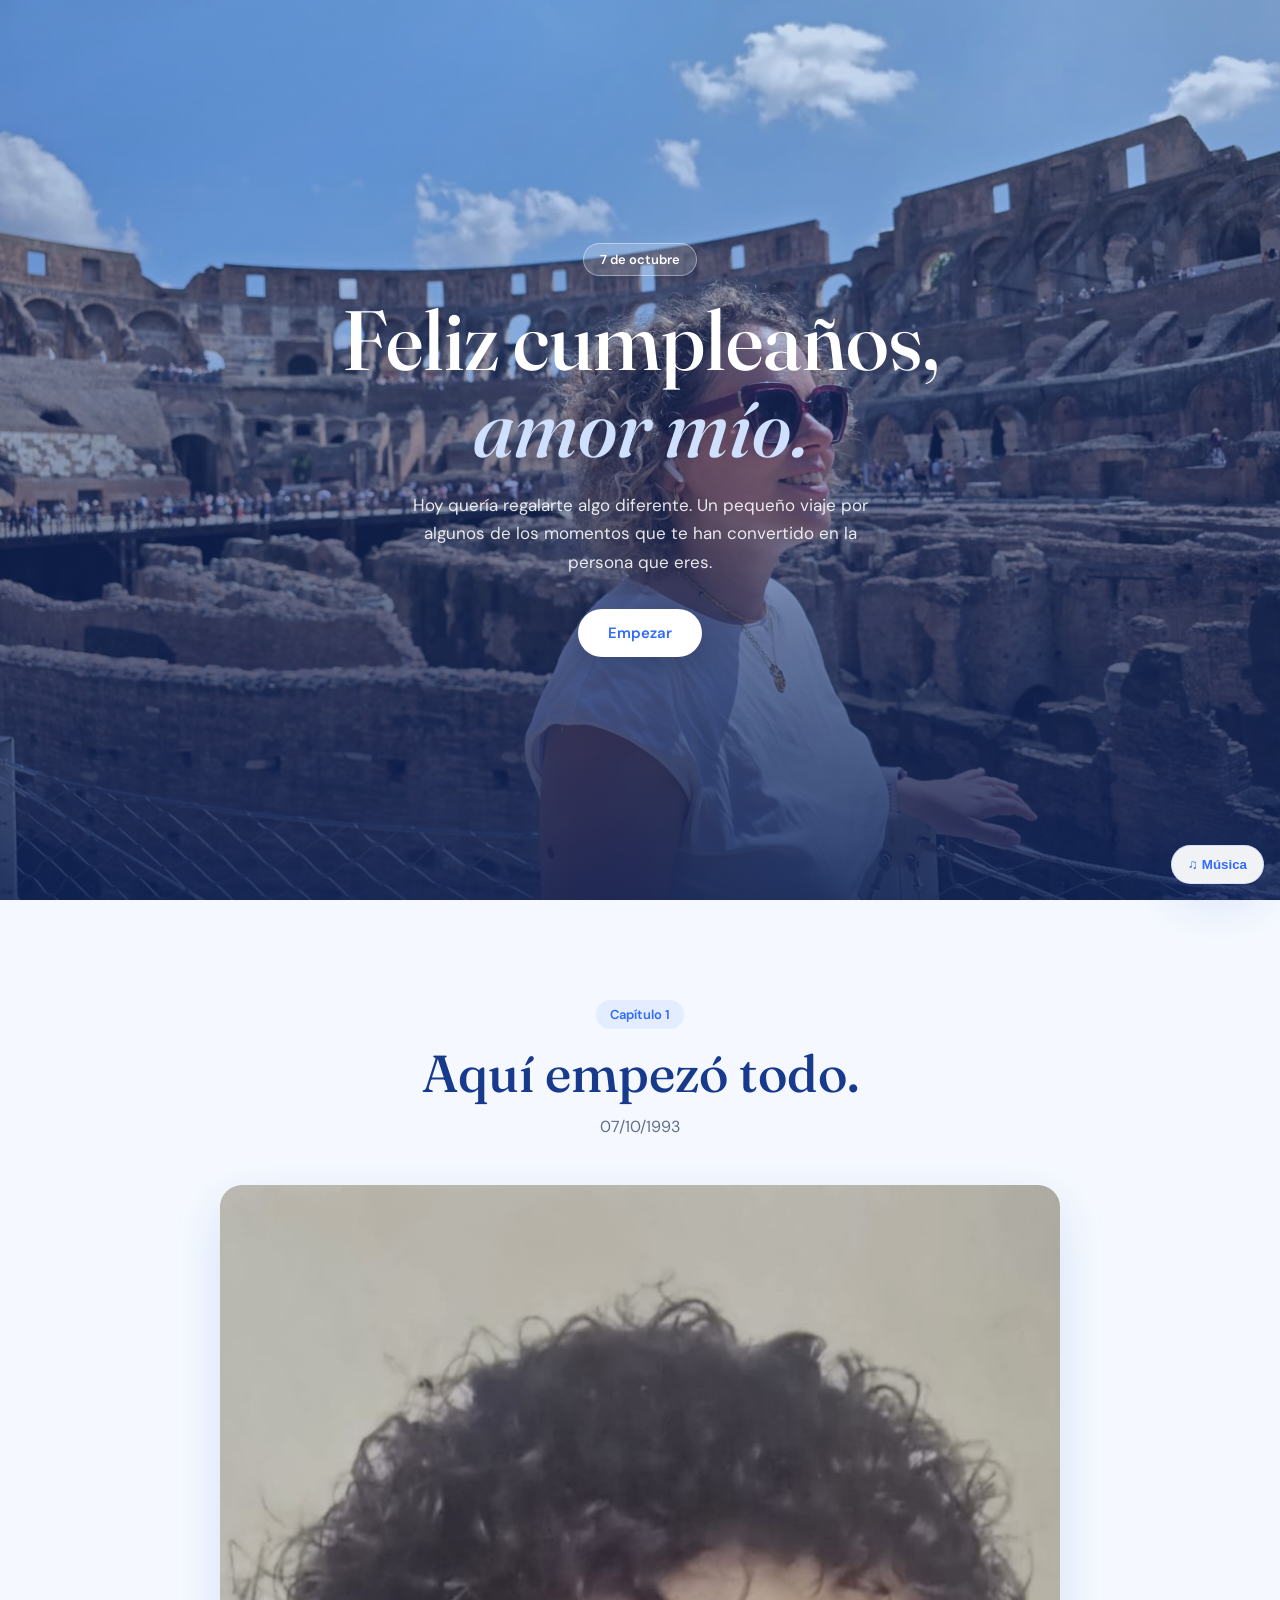
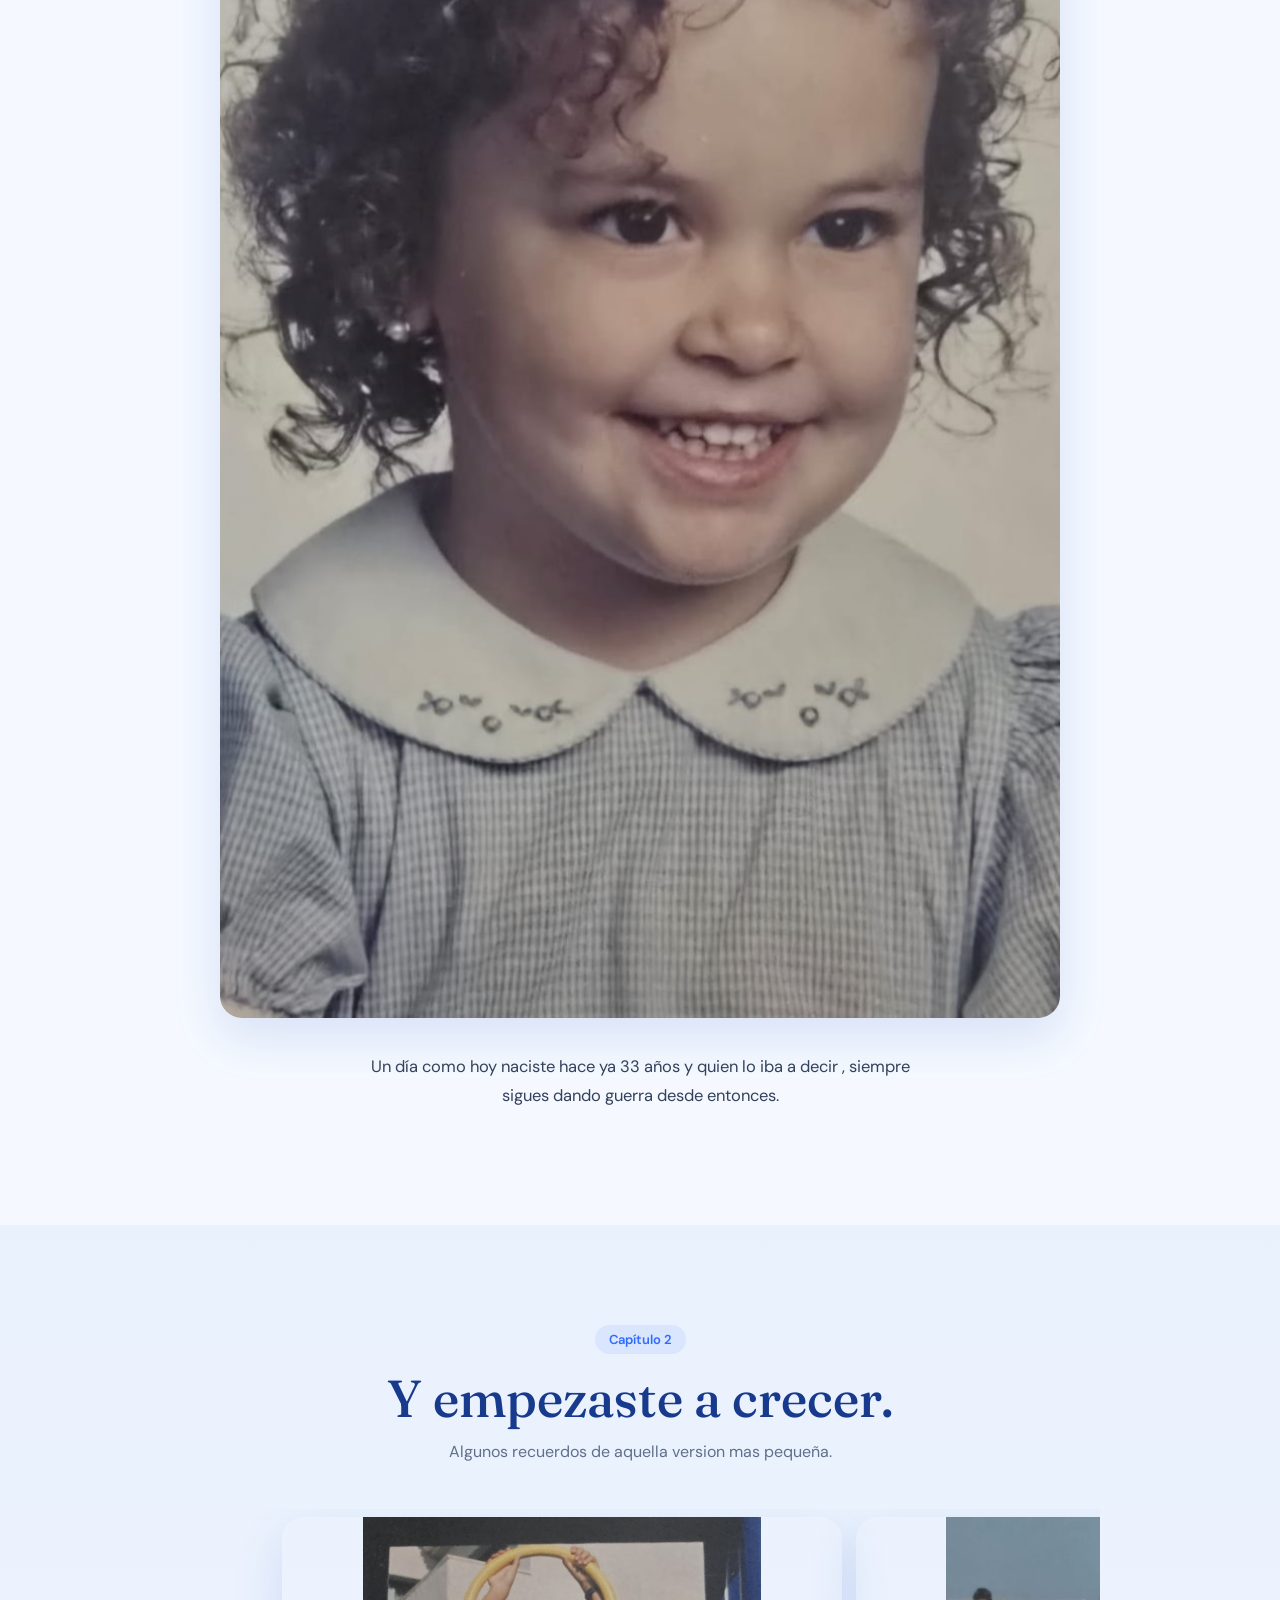
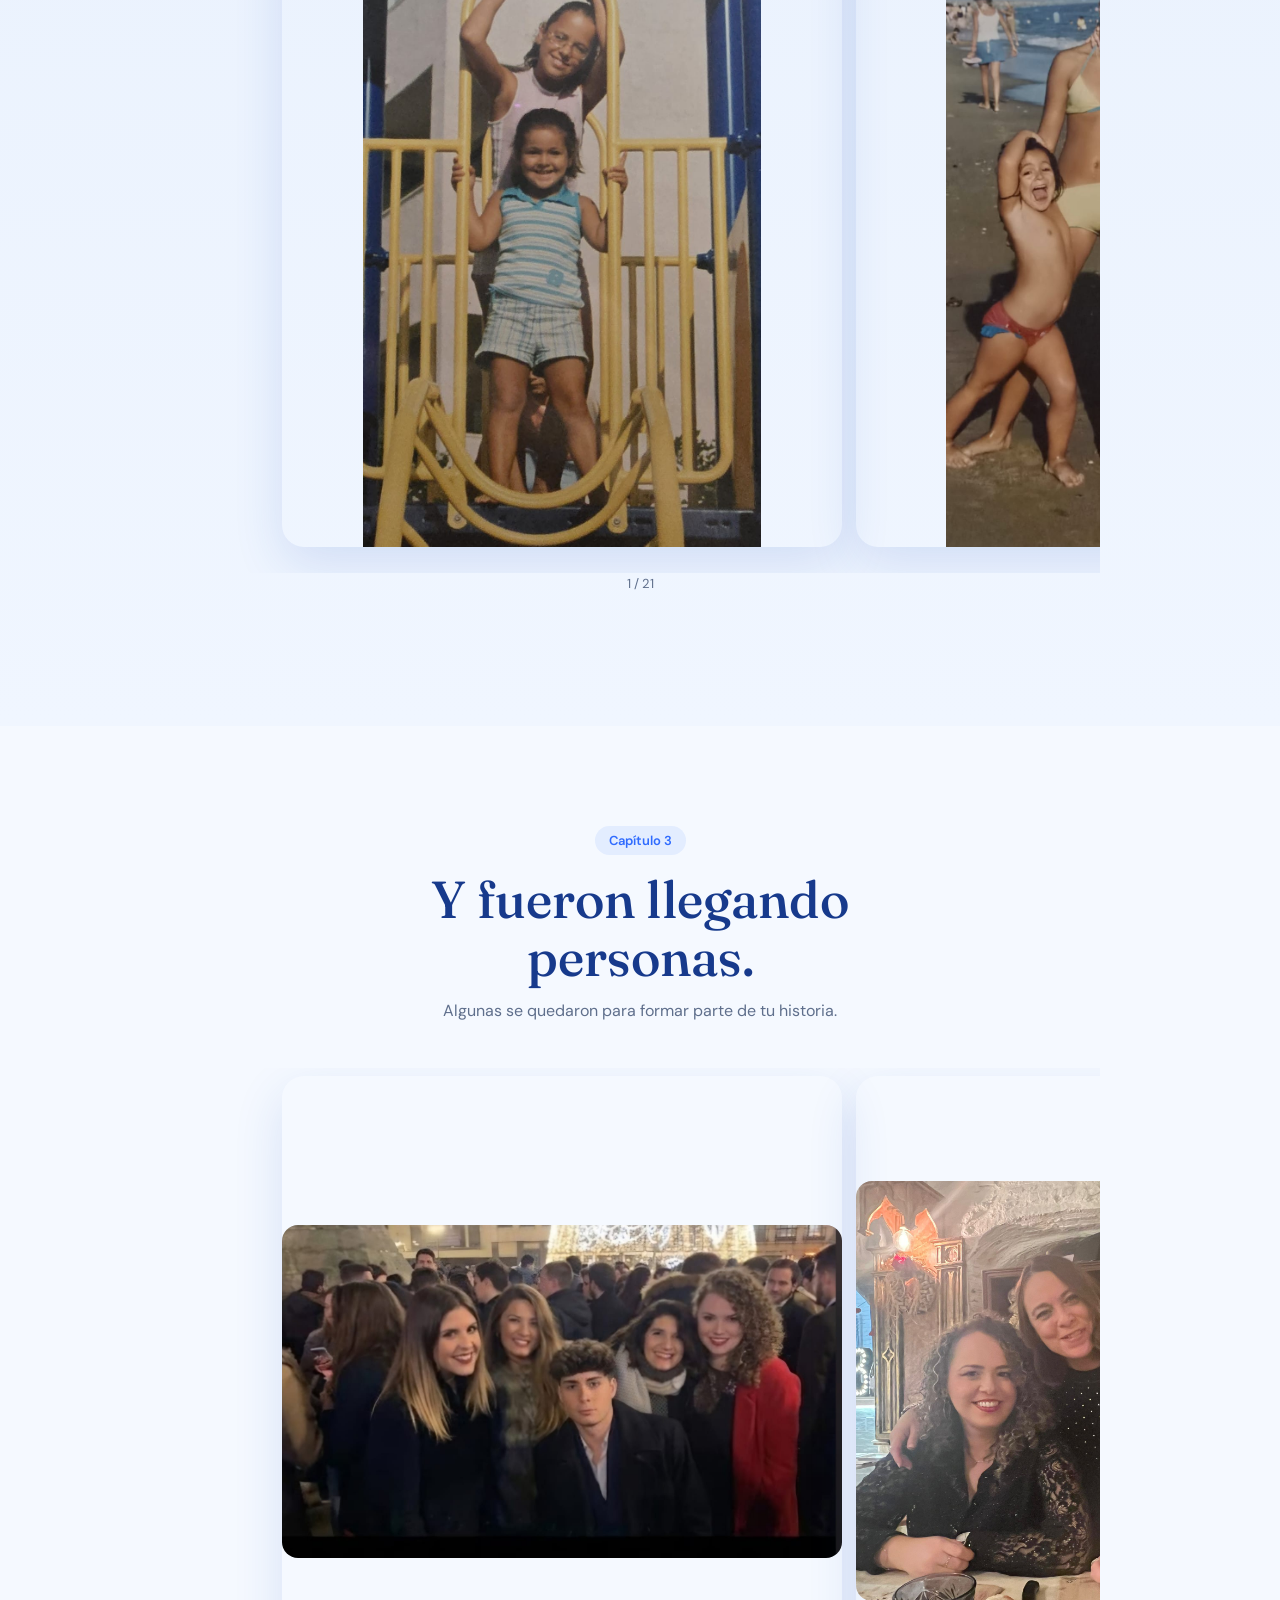
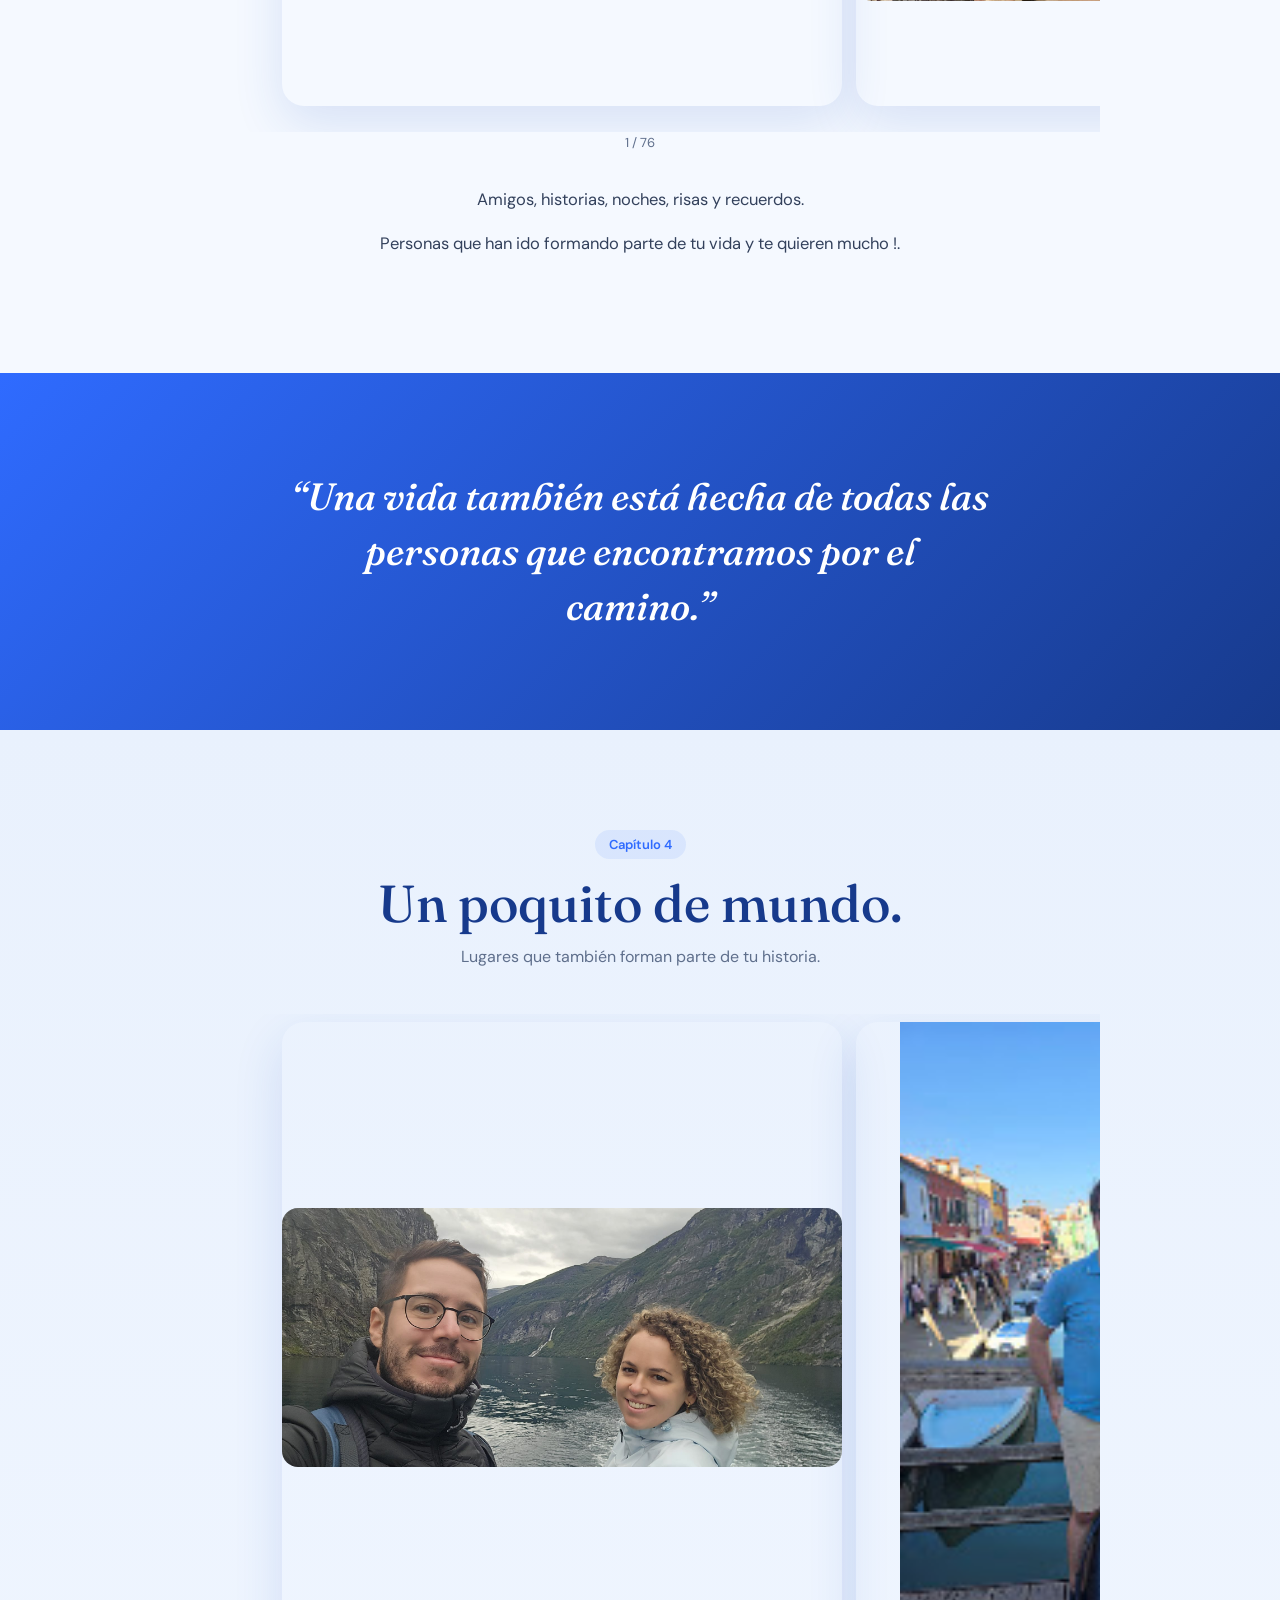
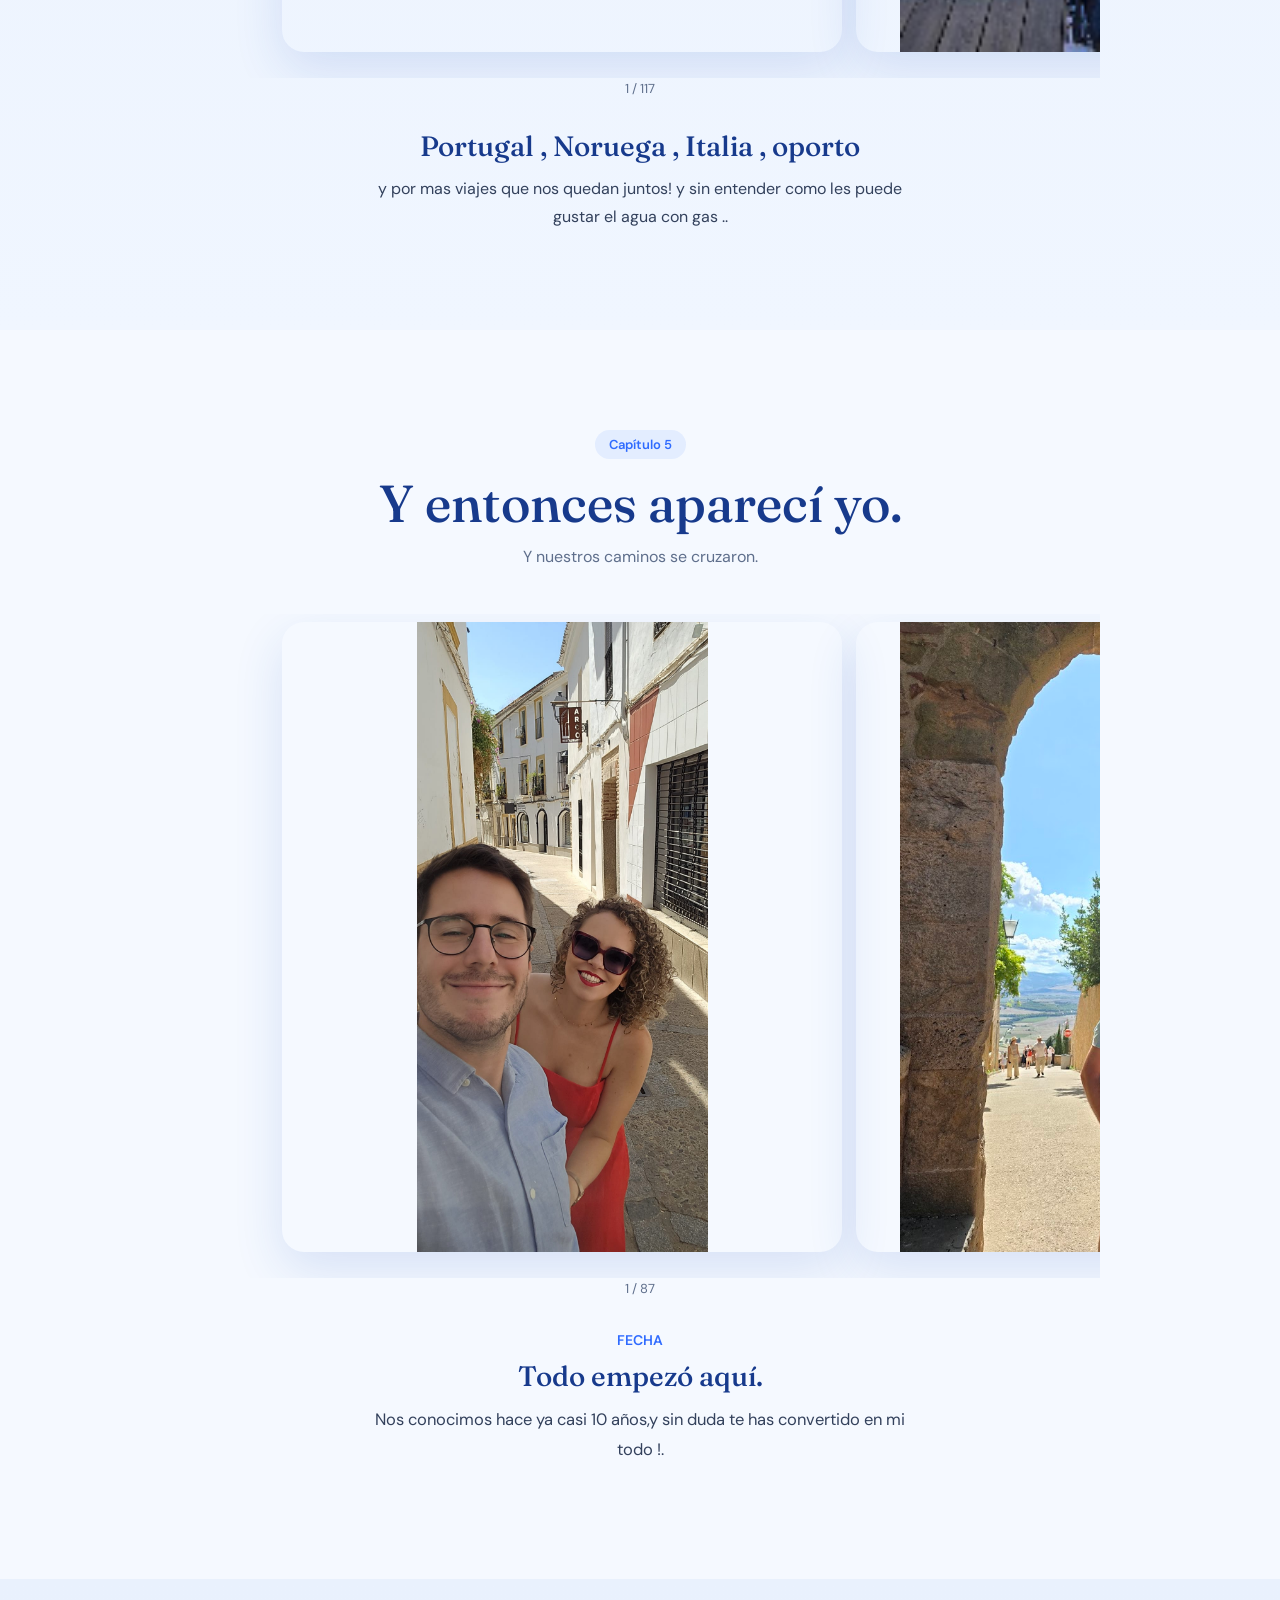
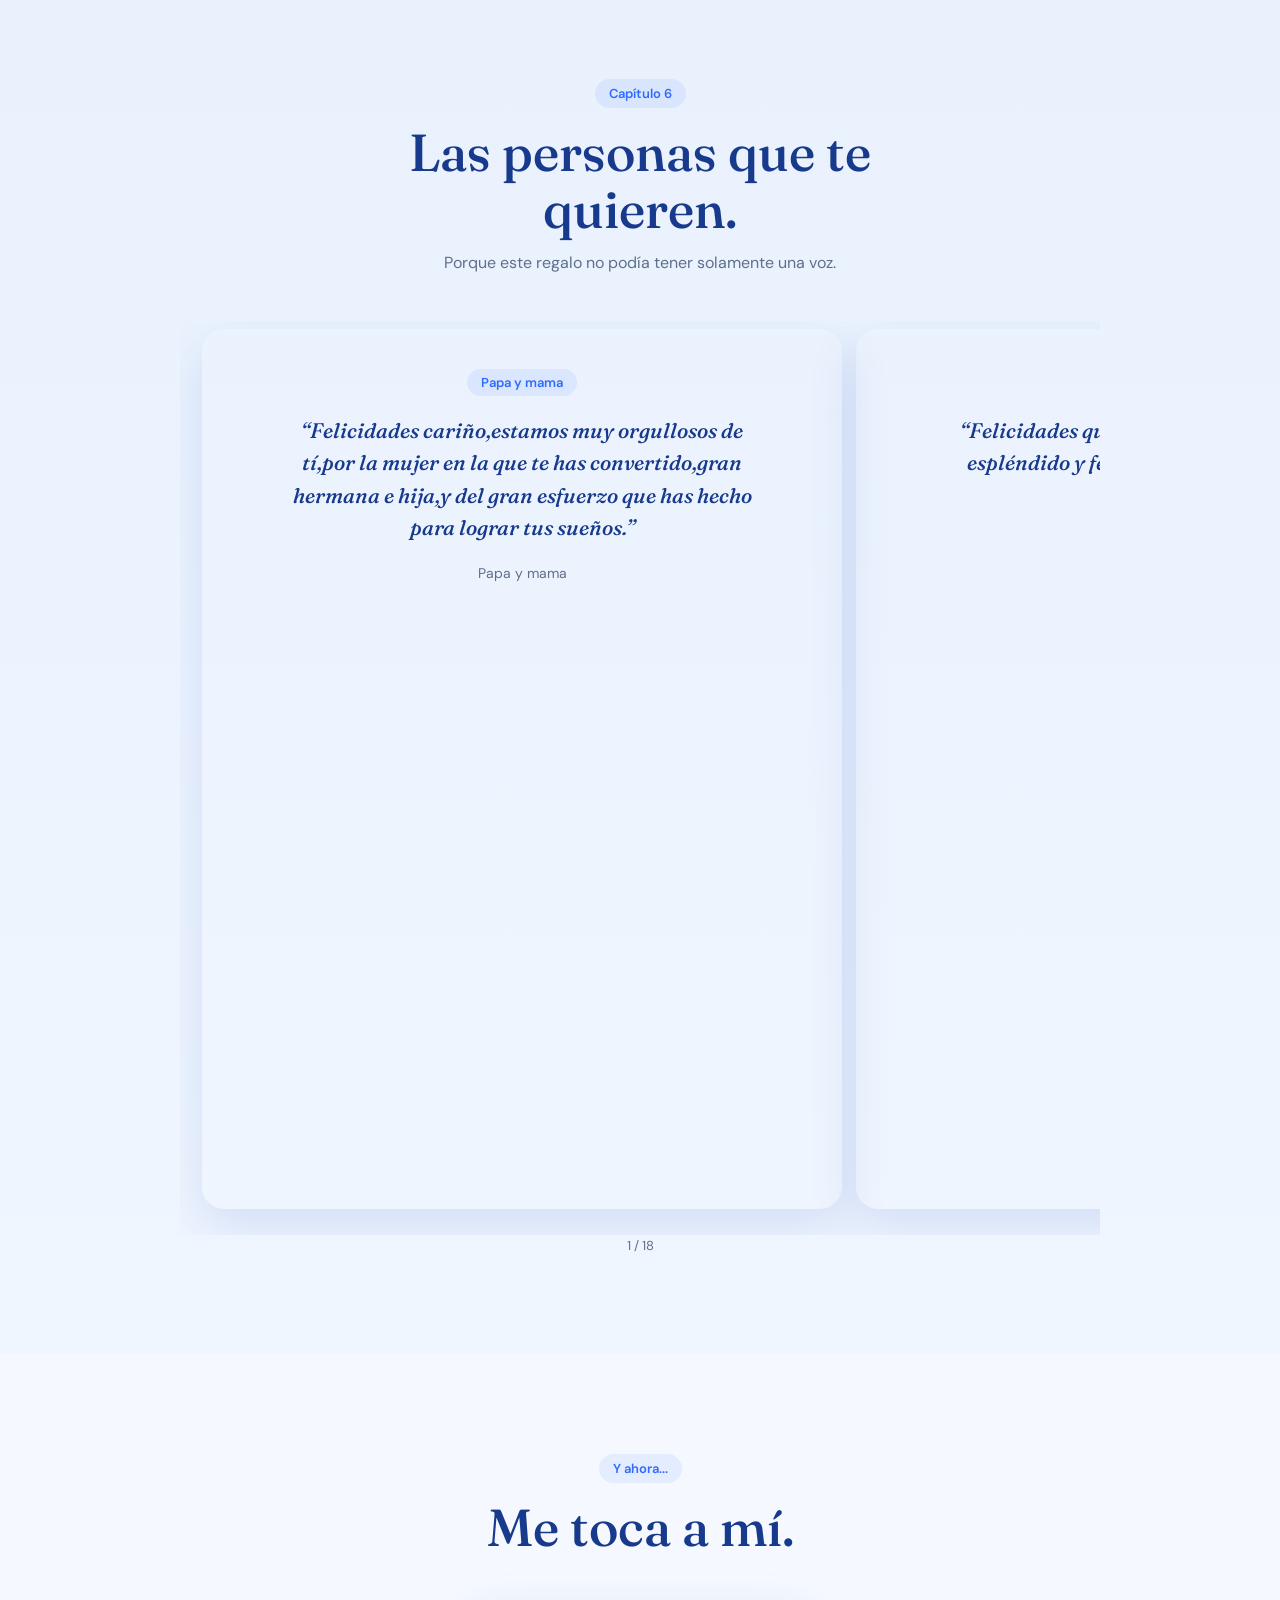
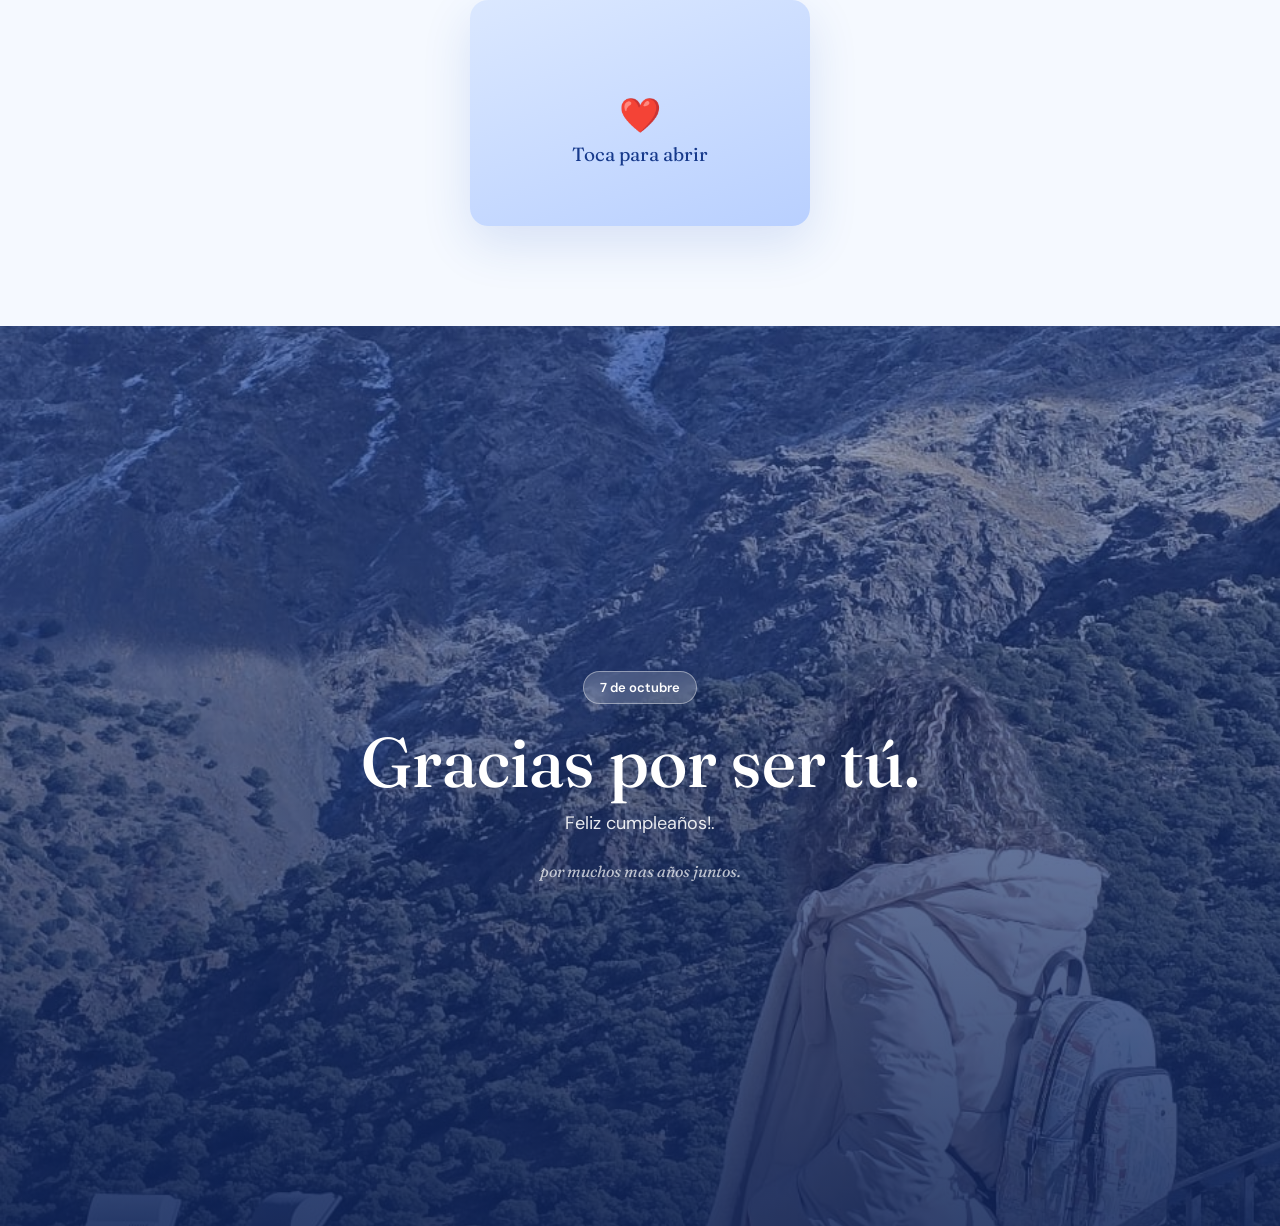
<file: index.html>
<!DOCTYPE html>
<html lang="es">

<head>

<meta charset="UTF-8">

<meta name="viewport"
content="width=device-width, initial-scale=1.0, viewport-fit=cover">

<meta name="theme-color" content="#f5f9ff">

<title>Feliz cumpleaños!</title>


<link rel="preconnect"
href="https://fonts.googleapis.com">

<link rel="preconnect"
href="https://fonts.gstatic.com"
crossorigin>

<link
href="https://fonts.googleapis.com/css2?family=DM+Sans:wght@400;500;600;700&family=Fraunces:ital,opsz,wght@0,9..144,400;0,9..144,500;0,9..144,600;1,9..144,500&display=swap"
rel="stylesheet">



<style>


:root{

    --bg:#f5f9ff;

    --bg-2:#e9f1fd;

    --white:#fff;

    --blue:#2f6bff;

    --blue-d:#173a8c;

    --sky:#8fb8ff;

    --ink:#16233b;

    --muted:#5f6f8c;

    --line:rgba(47,107,255,.14);

    --r:22px;

    --shadow:
        0 18px 50px rgba(37,84,190,.14);

}



*{

    box-sizing:border-box;

    margin:0;

    padding:0;

}



html{

    scroll-behavior:smooth;

    scroll-padding-top:
        env(safe-area-inset-top,0px);

}



body{

    font-family:
        'DM Sans',
        system-ui,
        sans-serif;

    background:var(--bg);

    color:var(--ink);

    overflow-x:hidden;

    -webkit-font-smoothing:
        antialiased;

}



h1,
h2,
h3,
blockquote{

    font-family:
        'Fraunces',
        Georgia,
        serif;

    font-weight:500;

}



img{

    max-width:100%;

    display:block;

}



.container{

    max-width:920px;

    margin:0 auto;

    padding:0 22px;

    text-align:center;

}



/* ==============================
   PORTADA
================================ */


.hero{

    min-height:100svh;

    position:relative;

    display:flex;

    align-items:center;

    justify-content:center;

    text-align:center;

    overflow:hidden;

    background:var(--blue-d);

}



.hero-image{

    position:absolute;

    inset:0;

    width:100%;

    height:100%;

    object-fit:cover;

}



.hero::after{

    content:"";

    position:absolute;

    inset:0;

    background:
        linear-gradient(
            to top,
            rgba(14,35,90,.85),
            rgba(30,70,170,.35) 60%,
            rgba(30,70,170,.2)
        );

}



.hero-content{

    position:relative;

    z-index:2;

    color:#fff;

    padding:80px 26px;

    max-width:760px;

    animation:
        rise .9s .1s both ease-out;

}



@keyframes rise{

    from{

        opacity:0;

        transform:
            translateY(18px);

    }

    to{

        opacity:1;

        transform:none;

    }

}



.tag{

    display:inline-block;

    padding:
        7px 16px;

    border-radius:99px;

    background:
        rgba(255,255,255,.18);

    border:
        1px solid
        rgba(255,255,255,.4);

    backdrop-filter:
        blur(8px);

    font-size:13px;

    font-weight:600;

}



.hero h1{

    font-size:
        clamp(
            46px,
            10vw,
            84px
        );

    line-height:1.04;

    margin:
        20px 0;

}



.hero h1 span{

    font-style:italic;

    color:#cfe0ff;

}



.hero p{

    font-size:17px;

    line-height:1.7;

    color:
        rgba(255,255,255,.88);

    max-width:480px;

    margin:0 auto;

}



.button{

    display:inline-block;

    margin-top:32px;

    padding:
        14px 30px;

    border-radius:99px;

    background:#fff;

    color:var(--blue);

    font-weight:600;

    font-size:15px;

    text-decoration:none;

    box-shadow:
        0 10px 30px
        rgba(0,0,0,.2);

    transition:
        transform .2s;

    position:relative;

    animation:latido 1.6s infinite;
}

.button:hover{

    transform:
        translateY(-2px);

    animation-play-state:paused;
}

@keyframes latido{

    0%,
    100%{
        transform:scale(1);
    }

    50%{
        transform:scale(1.08);

        box-shadow:
            0 12px 34px rgba(255,255,255,.2),
            0 10px 30px rgba(0,0,0,.2);
    }
}

.sonrisa{

    position:fixed;

    z-index:9999;

    pointer-events:none;

    font-size:22px;

    animation:subirSonrisa 1.8s ease-out forwards;
}

@keyframes subirSonrisa{

    0%{
        opacity:0;

        transform:
            translateY(0)
            scale(.5);
    }

    20%{
        opacity:1;
    }

    100%{
        opacity:0;

        transform:
            translateY(-90px)
            translateX(var(--movimiento))
            scale(1.2);
    }
}


/* ==============================
   SECCIONES
================================ */


.section{

    padding:
        100px 0;

    position:relative;

}



.section-alt{

    background:
        linear-gradient(
            180deg,
            var(--bg-2),
            #f0f6ff
        );

}



.section-header{

    margin-bottom:44px;

}



.chapter{

    display:inline-block;

    padding:
        6px 14px;

    border-radius:99px;

    background:
        rgba(47,107,255,.09);

    color:var(--blue);

    font-size:13px;

    font-weight:600;

}



h2{

    font-size:
        clamp(
            32px,
            6vw,
            52px
        );

    line-height:1.1;

    margin:
        16px auto 0;

    max-width:640px;

    color:var(--blue-d);

}



.subtitle{

    margin:
        12px auto 0;

    max-width:460px;

    color:var(--muted);

    line-height:1.65;

}



.text{

    margin:
        34px auto 0;

    max-width:560px;

}



.text p{

    font-size:16.5px;

    line-height:1.8;

    margin-bottom:14px;

    color:#33415c;

}



.text h3,
.travel-info h3{

    font-size:28px;

    color:var(--blue-d);

    margin:
        10px 0 12px;

}



.year{

    display:block;

    color:var(--blue);

    font-weight:600;

    font-size:14px;

}



.travel-info{

    margin:
        32px auto 0;

    max-width:560px;

}



.travel-info p{

    line-height:1.7;

    color:#33415c;

}



/* ==============================
   FOTO GRANDE
================================ */


.photo{
    border-radius:var(--r);
    overflow:hidden;
    background:transparent;
    box-shadow:var(--shadow);
    border:none;
}



.main-photo{

    max-width:840px;

    margin:0 auto;

}



.main-photo img{

    width:100%;

    height:auto;

    cursor:zoom-in;

}



/* ==============================
   CARRUSEL
================================ */


.carousel{

    position:relative;

    margin:
        0 -22px;

}



.track{

    display:flex;

    gap:14px;

    overflow-x:auto;

    scroll-snap-type:
        x mandatory;

    -webkit-overflow-scrolling:
        touch;

    scrollbar-width:none;

    padding:
        8px 8vw 26px;

    cursor:grab;

}



.track::-webkit-scrollbar{

    display:none;

}



.slide{
    flex:0 0 min(92%,560px);
    scroll-snap-align:center;
    display:flex;
    align-items:center;
    justify-content:center;

    border-radius:var(--r);
    background:transparent;
    padding:0;
    box-shadow:var(--shadow);
    border:none;
}



.slide img{

    width:100%;

    height:auto;

    max-height:70svh;

    object-fit:contain;

    border-radius:
        calc(var(--r) - 6px);

    cursor:zoom-in;

    user-select:none;

}



.dots{

    display:flex;

    justify-content:center;

    gap:7px;

    margin-top:2px;

}



.dots i{

    width:7px;

    height:7px;

    border-radius:99px;

    background:
        rgba(47,107,255,.22);

    transition:
        width .25s,
        background .25s;

}



.dots i.on{

    width:22px;

    background:var(--blue);

}



/* ==============================
   FRASE
================================ */


.quote-section{

    padding:
        96px 0;

    background:
        linear-gradient(
            135deg,
            #2f6bff,
            #173a8c
        );

    color:#fff;

}



.quote-section blockquote{

    font-size:
        clamp(
            24px,
            4.6vw,
            38px
        );

    font-style:italic;

    line-height:1.45;

    max-width:700px;

    margin:0 auto;

}



/* ==============================
   DEDICATORIAS
================================ */


.dedications .track{

    padding:
        8px 22px 26px;

}



.dedications .slide{

    flex:
        0 0
        min(100%,640px);

    display:block;

    padding:
        40px 30px;

    text-align:center;

}



.dedication-label{

    display:inline-block;

    padding:
        5px 14px;

    border-radius:99px;

    background:
        rgba(47,107,255,.09);

    color:var(--blue);

    font-size:13px;

    font-weight:600;

}



.dedications blockquote{

    font-size:21px;

    font-style:italic;

    line-height:1.55;

    margin:
        18px auto;

    color:var(--blue-d);

    max-width:480px;

}



.dedication-name{

    font-size:14px;

    color:var(--muted);

}



/* ==============================
   CARTA
================================ */


.letter{

    margin:
        10px auto 0;

    max-width:660px;

    padding:
        52px 40px;

    background:#fff;

    border:
        1px solid
        var(--line);

    border-radius:28px;

    box-shadow:var(--shadow);

}



.letter-label{

    display:inline-block;

    padding:
        5px 14px;

    border-radius:99px;

    background:
        rgba(47,107,255,.09);

    color:var(--blue);

    font-size:13px;

    font-weight:600;

}



.letter h3{

    font-size:32px;

    color:var(--blue-d);

    margin:
        14px 0 20px;

}



.letter p{

    font-size:16.5px;

    line-height:1.8;

    margin-bottom:14px;

    color:#33415c;

}



.letter .letter-signature{

    margin-top:24px;

    font-family:
        'Fraunces',
        serif;

    font-style:italic;

    font-size:26px;

    color:var(--blue);

}



/* ==============================
   SOBRE
================================ */


.envelope{

    display:block;

    margin:
        10px auto 0;

    width:
        min(
            340px,
            86%
        );

    aspect-ratio:1.5;

    border:0;

    border-radius:18px;

    cursor:pointer;

    position:relative;

    overflow:hidden;

    background:
        linear-gradient(
            160deg,
            #dbe8ff,
            #b9d0ff
        );

    box-shadow:var(--shadow);

    font-family:
        'Fraunces',
        serif;

    color:var(--blue-d);

    font-size:19px;

    transition:
        transform .25s;

}



.envelope span{

    position:relative;

    display:flex;

    flex-direction:column;

    align-items:center;

    gap:6px;

    margin-top:34px;

}



.envelope b{

    font-size:34px;

    animation:
        beat 1.4s infinite;

}



.envelope:hover{

    transform:
        translateY(-3px)
        rotate(-1deg);

}



@keyframes beat{

    0%,
    100%{

        transform:
            scale(1);

    }

    50%{

        transform:
            scale(1.18);

    }

}



.opened{

    animation:
        open .8s
        cubic-bezier(.2,.8,.2,1)
        both;

}



@keyframes open{

    from{

        opacity:0;

        transform:
            translateY(40px)
            scale(.92);

    }

    to{

        opacity:1;

        transform:none;

    }

}



/* ==============================
   VÍDEOS
================================ */


.memory-video{

    width:100%;

    max-width:820px;

    margin:0 auto;

}



.memory-video video{

    display:block;

    width:100%;

    height:auto;

    max-height:80svh;

    background:#000;

    border-radius:var(--r);

    box-shadow:var(--shadow);

}



/* ==============================
   FINAL
================================ */


.final{

    min-height:100svh;

    position:relative;

    display:flex;

    align-items:center;

    justify-content:center;

    text-align:center;

    overflow:hidden;

    background:var(--blue-d);

}



.final-image{

    position:absolute;

    inset:0;

    width:100%;

    height:100%;

    object-fit:cover;

}



.final::after{

    content:"";

    position:absolute;

    inset:0;

    background:
        linear-gradient(
            to top,
            rgba(14,35,90,.85),
            rgba(30,70,170,.4)
        );

}



.final-content{

    position:relative;

    z-index:2;

    color:#fff;

    padding:
        0 26px;

}



.final h2{

    color:#fff;

    font-size:
        clamp(
            40px,
            8vw,
            70px
        );

    margin:
        20px auto 10px;

}



.final p{

    font-size:18px;

    color:
        rgba(255,255,255,.9);

}



.final-text{

    display:block;

    margin-top:26px;

    font-family:
        'Fraunces',
        serif;

    font-style:italic;

    color:
        rgba(255,255,255,.7);

}



/* ==============================
   ANIMACIONES AL SCROLL
================================ */


.reveal{

    opacity:0;

    transform:
        translateY(20px);

    transition:
        opacity .7s ease,
        transform .7s ease;

}



.reveal.in{

    opacity:1;

    transform:none;

}



/* ==============================
   BARRA DE PROGRESO
================================ */


.progress{

    position:fixed;

    top:0;

    left:0;

    height:3px;

    width:0;

    z-index:100;

    background:
        linear-gradient(
            90deg,
            #8fb8ff,
            #2f6bff
        );

}



/* ==============================
   VISOR POLAROID
================================ */


.lb{

    position:fixed;

    inset:0;

    z-index:200;

    display:none;

    align-items:center;

    justify-content:center;

    padding:20px;

    background:
        rgba(10,25,60,.94);

    backdrop-filter:
        blur(10px);

}



.lb.open{

    display:flex;

}



.lb-x{

    position:absolute;

    top:20px;

    right:20px;

    width:44px;

    height:44px;

    border-radius:50%;

    border:
        1px solid
        rgba(255,255,255,.4);

    background:
        rgba(255,255,255,.12);

    color:#fff;

    font-size:22px;

    cursor:pointer;

}



.pol{

    margin:0;

    background:#fff;

    padding:
        12px 12px 16px;

    border-radius:14px;

    max-width:
        min(
            92vw,
            520px
        );

    text-align:center;

    box-shadow:
        0 30px 80px
        rgba(0,0,0,.5);

}



.pol img{

    width:100%;

    max-height:66svh;

    object-fit:contain;

    border-radius:8px;

}



.pol figcaption{

    font-family:
        'Fraunces',
        serif;

    font-style:italic;

    font-size:19px;

    color:var(--blue-d);

    margin-top:12px;

}



.lb-count{

    display:block;

    margin-top:6px;

    font-size:12px;

    color:var(--muted);

}



/* ==============================
   CONFETI
================================ */


.confetti{

    position:fixed;

    z-index:300;

    pointer-events:none;

    font-size:20px;

}



/* ==============================
   BOTÓN MÚSICA
================================ */


.music-btn{

    position:fixed;

    right:16px;

    bottom:16px;

    z-index:120;

    border:
        1px solid
        var(--line);

    border-radius:99px;

    background:
        rgba(255,255,255,.94);

    color:var(--blue);

    box-shadow:var(--shadow);

    padding:
        11px 16px;

    font-weight:600;

    cursor:pointer;

}



/* ==============================
   MÓVIL
================================ */


@media(max-width:600px){

    .section{

        padding:
            76px 0;

    }

    .letter{

        padding:
            38px 24px;

    }

    .slide{

        flex-basis:86%;

    }

}



</style>

</head>



<body>


<div
class="progress"
id="progress">
</div>



<div
class="lb"
id="lb">

<button
class="lb-x"
type="button">

✕

</button>


<figure
class="pol">

<img
alt="">

<figcaption>
</figcaption>

<span
class="lb-count">
</span>

</figure>

</div>




<!-- ===============================
     PORTADA
================================ -->


<section
class="hero"
id="inicio">


<img
class="hero-image"
id="portada-img"
src=""
alt="">


<div
class="hero-content">


<span
class="tag"
id="portada-fecha">
</span>


<h1
id="portada-titulo">
</h1>


<p
id="portada-texto">
</p>


<a
href="#nacimiento"
class="button"
id="empezar">

Empezar

</a>


</div>

</section>




<!-- ===============================
     NACIMIENTO
================================ -->

<section class="section" id="nacimiento">

    <div class="container">

        <div class="section-header reveal">

            <span class="chapter">
                Capítulo 1
            </span>

            <h2>
                Aquí empezó todo.
            </h2>

            <p class="subtitle">
                07/10/1993
            </p>

        </div>


        <div class="main-photo reveal">

            <div class="photo">

                <img
                    src="images/nacimiento-01.jpg"
                    alt="Foto de nacimiento"
                    loading="lazy"
                >

            </div>

        </div>


        <div class="text reveal">

            <p>
                Un día como hoy naciste hace ya 33 años y quien lo iba a decir , siempre sigues dando guerra desde entonces.
            </p>



        </div>

    </div>

</section>
<!-- ===============================
     INFANCIA
================================ -->


<section
class="section section-alt"
id="infancia">


<div class="container">


<div
class="section-header reveal">


<span class="chapter">
Capítulo 2
</span>


<h2
id="infancia-titulo">
</h2>


<p
class="subtitle"
id="infancia-subtitulo">
</p>


</div>



<div
class="carousel reveal">


<div
class="track"
id="infancia-fotos">
</div>


<div class="dots">
</div>


</div>



<div
class="text reveal"
id="infancia-texto">
</div>


</div>


</section>




<!-- ===============================
     AMIGOS
================================ -->


<section
class="section"
id="amigos">


<div class="container">


<div
class="section-header reveal">


<span class="chapter">
Capítulo 3
</span>


<h2
id="amigos-titulo">
</h2>


<p
class="subtitle"
id="amigos-subtitulo">
</p>


</div>



<div
id="amigos-media">
</div>



<div
class="text reveal"
id="amigos-texto">
</div>


</div>


</section>




<!-- ===============================
     FRASE
================================ -->


<section
class="quote-section">


<div class="container">


<blockquote
class="reveal"
id="frase">
</blockquote>


</div>


</section>




<!-- ===============================
     VIAJES
================================ -->


<section
class="section section-alt"
id="viajes">


<div class="container">


<div
class="section-header reveal">


<span class="chapter">
Capítulo 4
</span>


<h2
id="viajes-titulo">
</h2>


<p
class="subtitle"
id="viajes-subtitulo">
</p>


</div>



<div
id="viajes-media">
</div>



<div
class="travel-info reveal">


<span
class="year"
id="viajes-ano">
</span>


<h3
id="viajes-lugar">
</h3>


<p
id="viajes-texto">
</p>


</div>


</div>


</section>




<!-- ===============================
     NOSOTROS
================================ -->


<section
class="section"
id="nosotros">


<div class="container">


<div
class="section-header reveal">


<span class="chapter">
Capítulo 5
</span>


<h2
id="nosotros-titulo">
</h2>


<p
class="subtitle"
id="nosotros-subtitulo">
</p>


</div>



<div
class="carousel reveal">


<div
class="track"
id="nosotros-fotos">
</div>


<div class="dots">
</div>


</div>



<div
class="text reveal">


<span
class="year"
id="nosotros-fecha">
</span>


<h3
id="nosotros-h3">
</h3>


<p
id="nosotros-texto">
</p>


</div>


</div>


</section>




<!-- ===============================
     DEDICATORIAS
================================ -->


<section
class="section section-alt"
id="dedicatorias">


<div class="container">


<div
class="section-header reveal">


<span class="chapter">
Capítulo 6
</span>


<h2>
Las personas que te quieren.
</h2>


<p class="subtitle">
Porque este regalo no podía tener solamente una voz.
</p>


</div>



<div
class="carousel dedications reveal">


<div
class="track"
id="dedicatorias-lista">
</div>


<div class="dots">
</div>


</div>


</div>


</section>




<!-- ===============================
     CARTA
================================ -->


<section
class="section"
id="carta">


<div class="container">


<div
class="section-header reveal">


<span class="chapter">
Y ahora...
</span>


<h2>
Me toca a mí.
</h2>


</div>



<button
class="envelope reveal"
id="sobre"
type="button">


<span>

<b>
❤️
</b>

Toca para abrir

</span>


</button>



<article
class="letter"
id="carta-abierta"
style="display:none">


<span class="letter-label">
Para ti
</span>


<h3
id="carta-titulo">
</h3>


<div
id="carta-texto">
</div>


<p
class="letter-signature"
id="carta-firma">
</p>


</article>


</div>


</section>




<!-- ===============================
     FINAL
================================ -->


<section
class="final">


<img
class="final-image"
id="final-img"
src=""
alt=""
loading="lazy">


<div
class="final-content">


<span
class="tag"
id="final-fecha">
</span>


<h2
id="final-titulo">
</h2>


<p
id="final-texto">
</p>


<span
class="final-text"
id="final-cierre">
</span>


</div>


</section>




<!-- MÚSICA -->

<audio id="musica" loop></audio>


<button
class="music-btn"
id="boton-musica"
type="button">

♫ Música

</button>

<script>



const CONTENIDO = {



/* ==============================
   PORTADA
================================ */


portada:{

    fecha:
    "7 de octubre",

    titulo:
    'Feliz cumpleaños,<br><span>amor mío.</span>',

    texto:
    "Hoy quería regalarte algo diferente. Un pequeño viaje por algunos de los momentos que te han convertido en la persona que eres.",

    imagen:
    "images/portada.jpg"

},




/* ==============================
   NACIMIENTO
================================ */


nacimiento:{

    titulo:
    "Aquí empezó todo.",

    fecha:
    "7 de octubre de XXXX",

    imagen:
    "images/nacimiento.jpg",

    textos:[

        "Un 7 de octubre llegaste al mundo.",

        

    ]

},




/* ==============================
   INFANCIA
================================ */


infancia:{

    titulo:
    "Y empezaste a crecer.",

    subtitulo:
    "Algunos recuerdos de aquella version mas pequeña.",

fotos:[

    "images/infancia-01.jpg",
    "images/infancia-02.jpg",

    "images/infancia-04.jpg",
    "images/infancia-05.jpg",
    "images/infancia-06.jpg",
    "images/infancia-07.jpg",
    "images/infancia-08.jpg",
    "images/infancia-09.jpg",
    "images/infancia-10.jpg",
    "images/infancia-11.jpg",
    "images/infancia-12.jpg",
    "images/infancia-13.jpg",
    "images/infancia-14.jpg",
    "images/infancia-15.jpg",
    "images/infancia-16.jpg",
    "images/infancia-17.jpg",
    "images/infancia-18.jpg",
    "images/infancia-19.jpg",
    "images/infancia-20.jpg",
    "images/infancia-21.jpg",
    "images/infancia-22.jpg"


    ]

},




/* ==============================
   AMIGOS
================================ */


amigos:{

    titulo:
    "Y fueron llegando personas.",

    subtitulo:
    "Algunas se quedaron para formar parte de tu historia.",


    /*
    false = mostrar fotos
    true = mostrar vídeo
    */

    usarVideo:false,


    video:
    "videos/amigos.mp4",


fotos: [
    "images/amigos-01.jpg",
    "images/amigos-39.jpg",

    "images/amigos-02.jpg",
    "images/amigos-40.jpg",

    "images/amigos-03.jpg",
    "images/amigos-41.jpg",

    "images/amigos-04.jpg",
    "images/amigos-42.jpg",

    "images/amigos-05.jpg",
    "images/amigos-43.jpg",

    "images/amigos-06.jpg",
    "images/amigos-44.jpg",

    "images/amigos-07.jpg",
    "images/amigos-45.jpg",

    "images/amigos-08.jpg",
    "images/amigos-46.jpg",

    "images/amigos-09.jpg",
    "images/amigos-47.jpg",

    "images/amigos-10.jpg",
    "images/amigos-48.jpg",

    "images/amigos-11.jpg",
    "images/amigos-49.jpg",

    "images/amigos-12.jpg",
    "images/amigos-50.jpg",

    "images/amigos-13.jpg",
    "images/amigos-51.jpg",

    "images/amigos-14.jpg",
    "images/amigos-52.jpg",

    "images/amigos-15.jpg",
    "images/amigos-53.jpg",

    "images/amigos-16.jpg",
    "images/amigos-54.jpg",

    "images/amigos-17.jpg",
    "images/amigos-55.jpg",

    "images/amigos-18.jpg",
    "images/amigos-56.jpg",

    "images/amigos-19.jpg",
    "images/amigos-57.jpg",

    "images/amigos-20.jpg",
    "images/amigos-58.jpg",

    "images/amigos-21.jpg",
    "images/amigos-59.jpg",

    "images/amigos-22.jpg",
    "images/amigos-60.jpg",

    "images/amigos-23.jpg",
    "images/amigos-61.jpg",

    "images/amigos-24.jpg",
    "images/amigos-62.jpg",

    "images/amigos-25.jpg",
    "images/amigos-63.jpg",

    "images/amigos-26.jpg",
    "images/amigos-64.jpg",

    "images/amigos-27.jpg",
    "images/amigos-65.jpg",

    "images/amigos-28.jpg",
    "images/amigos-66.jpg",

    "images/amigos-29.jpg",
    "images/amigos-67.jpg",

    "images/amigos-30.jpg",
    "images/amigos-68.jpg",

    "images/amigos-31.jpg",
    "images/amigos-69.jpg",

    "images/amigos-32.jpg",
    "images/amigos-70.jpg",

    "images/amigos-33.jpg",
    "images/amigos-71.jpg",

    "images/amigos-34.jpg",
    "images/amigos-72.jpg",

    "images/amigos-35.jpg",
    "images/amigos-73.jpg",

    "images/amigos-36.jpg",
    "images/amigos-74.jpg",

    "images/amigos-37.jpg",
    "images/amigos-75.jpg",

    "images/amigos-38.jpg",
    "images/amigos-76.jpg"
],


    textos:[

        "Amigos, historias, noches, risas y recuerdos.",

        "Personas que han ido formando parte de tu vida y te quieren mucho !."

    ]

},




/* ==============================
   FRASE
================================ */


frase:
"Una vida también está hecha de todas las personas que encontramos por el camino.",




/* ==============================
   VIAJES
================================ */


viajes:{

    titulo:
    "Un poquito de mundo.",

    subtitulo:
    "Lugares que también forman parte de tu historia.",


    /*
    false = mostrar fotos
    true = mostrar vídeo
    */

    usarVideo:false,


    video:
    "videos/viajes.mp4",

fotos:[

    "images/viaje-01.jpeg",
    "images/viaje-117.jpg",

    "images/viaje-02.jpg",
    "images/viaje-116.jpg",

    "images/viaje-03.jpg",
    "images/viaje-115.jpg",

    "images/viaje-04.jpg",
    "images/viaje-114.jpg",

    "images/viaje-05.jpg",
    "images/viaje-113.jpg",

    "images/viaje-06.jpg",
    "images/viaje-112.jpg",

    "images/viaje-07.jpg",
    "images/viaje-111.jpg",

    "images/viaje-08.jpg",
    "images/viaje-110.jpg",

    "images/viaje-09.jpg",
    "images/viaje-109.jpg",

    "images/viaje-10.jpg",
    "images/viaje-108.jpg",

    "images/viaje-11.jpg",
    "images/viaje-107.jpg",

    "images/viaje-12.jpg",
    "images/viaje-106.jpg",

    "images/viaje-13.jpg",
    "images/viaje-105.jpg",

    "images/viaje-14.jpg",
    "images/viaje-104.jpg",

    "images/viaje-15.jpg",
    "images/viaje-103.jpg",

    "images/viaje-16.jpg",
    "images/viaje-102.jpg",

    "images/viaje-17.jpg",
    "images/viaje-101.jpg",

    "images/viaje-18.jpg",
    "images/viaje-100.jpg",

    "images/viaje-19.jpg",
    "images/viaje-99.jpg",

    "images/viaje-20.jpg",
    "images/viaje-98.jpg",

    "images/viaje-21.jpg",
    "images/viaje-97.jpg",

    "images/viaje-22.jpg",
    "images/viaje-96.jpg",

    "images/viaje-23.jpg",
    "images/viaje-95.jpg",

    "images/viaje-24.jpg",
    "images/viaje-94.jpg",

    "images/viaje-25.jpg",
    "images/viaje-93.jpg",

    "images/viaje-26.jpg",
    "images/viaje-92.jpg",

    "images/viaje-27.jpg",
    "images/viaje-91.jpg",

    "images/viaje-28.jpg",
    "images/viaje-90.jpg",

    "images/viaje-29.jpg",
    "images/viaje-89.jpg",

    "images/viaje-30.jpg",
    "images/viaje-88.jpg",

    "images/viaje-31.jpg",
    "images/viaje-87.jpg",

    "images/viaje-32.jpg",
    "images/viaje-86.jpg",

    "images/viaje-33.jpg",
    "images/viaje-85.jpg",

    "images/viaje-34.jpg",
    "images/viaje-84.jpg",

    "images/viaje-35.jpg",
    "images/viaje-83.jpg",

    "images/viaje-36.jpg",
    "images/viaje-82.jpg",

    "images/viaje-37.jpg",
    "images/viaje-81.jpg",

    "images/viaje-38.jpg",
    "images/viaje-80.jpg",

    "images/viaje-39.jpg",
    "images/viaje-79.jpg",

    "images/viaje-40.jpg",
    "images/viaje-78.jpg",

    "images/viaje-41.jpg",
    "images/viaje-77.jpg",

    "images/viaje-42.jpg",
    "images/viaje-76.jpg",

    "images/viaje-43.jpg",
    "images/viaje-75.jpg",

    "images/viaje-44.jpg",
    "images/viaje-74.jpg",

    "images/viaje-45.jpg",
    "images/viaje-73.jpg",

    "images/viaje-46.jpg",
    "images/viaje-72.jpg",

    "images/viaje-47.jpg",
    "images/viaje-71.jpg",

    "images/viaje-48.jpg",
    "images/viaje-70.jpg",

    "images/viaje-49.jpg",
    "images/viaje-69.jpg",

    "images/viaje-50.jpg",
    "images/viaje-68.jpg",

    "images/viaje-51.jpg",
    "images/viaje-67.jpg",

    "images/viaje-52.jpg",
    "images/viaje-66.jpg",

    "images/viaje-53.jpg",
    "images/viaje-65.jpg",

    "images/viaje-54.jpg",
    "images/viaje-64.jpg",

    "images/viaje-55.jpg",
    "images/viaje-63.jpg",

    "images/viaje-56.jpg",
    "images/viaje-62.jpg",

    "images/viaje-57.jpg",
    "images/viaje-61.jpg",

    "images/viaje-58.jpg",
    "images/viaje-60.jpg",

    "images/viaje-59.jpg"

],



    lugar:
    "Portugal , Noruega , Italia , oporto ",

    texto:
    "y por mas viajes que nos quedan juntos! y sin entender como les puede gustar el agua con gas .. "

},




/* ==============================
   NOSOTROS
================================ */


nosotros:{

    titulo:
    "Y entonces aparecí yo.",

    subtitulo:
    "Y nuestros caminos se cruzaron.",


fotos:[

    "images/nosotros-02.jpg",
    "images/nosotros-88.jpg",

    "images/nosotros-03.jpg",
    "images/nosotros-87.jpg",

    "images/nosotros-04.jpg",
    "images/nosotros-86.jpg",

    "images/nosotros-05.jpg",
    "images/nosotros-85.jpg",

    "images/nosotros-06.jpg",
    "images/nosotros-84.jpg",

    "images/nosotros-07.jpg",
    "images/nosotros-83.jpg",

    "images/nosotros-08.jpg",
    "images/nosotros-82.jpg",

    "images/nosotros-09.jpg",
    "images/nosotros-81.jpg",

    "images/nosotros-10.jpg",
    "images/nosotros-80.jpg",

    "images/nosotros-11.jpg",
    "images/nosotros-79.jpg",

    "images/nosotros-12.jpg",
    "images/nosotros-78.jpg",

    "images/nosotros-13.jpg",
    "images/nosotros-77.jpg",

    "images/nosotros-14.jpg",
    "images/nosotros-76.jpg",

    "images/nosotros-15.jpg",
    "images/nosotros-75.jpg",

    "images/nosotros-16.jpg",
    "images/nosotros-74.jpg",

    "images/nosotros-17.jpg",
    "images/nosotros-73.jpg",

    "images/nosotros-18.jpg",
    "images/nosotros-72.jpg",

    "images/nosotros-19.jpg",
    "images/nosotros-71.jpg",

    "images/nosotros-20.jpg",
    "images/nosotros-70.jpg",

    "images/nosotros-21.jpg",
    "images/nosotros-69.jpg",

    "images/nosotros-22.jpg",
    "images/nosotros-68.jpg",

    "images/nosotros-23.jpg",
    "images/nosotros-67.jpg",

    "images/nosotros-24.jpg",
    "images/nosotros-66.jpg",

    "images/nosotros-25.jpg",
    "images/nosotros-65.jpg",

    "images/nosotros-26.jpg",
    "images/nosotros-64.jpg",

    "images/nosotros-27.jpg",
    "images/nosotros-63.jpg",

    "images/nosotros-28.jpg",
    "images/nosotros-62.jpg",

    "images/nosotros-29.jpg",
    "images/nosotros-61.jpg",

    "images/nosotros-30.jpg",
    "images/nosotros-60.jpg",

    "images/nosotros-31.jpg",
    "images/nosotros-59.jpg",

    "images/nosotros-32.jpg",
    "images/nosotros-58.jpg",

    "images/nosotros-33.jpg",
    "images/nosotros-57.jpg",

    "images/nosotros-34.jpg",
    "images/nosotros-56.jpg",

    "images/nosotros-35.jpg",
    "images/nosotros-55.jpg",

    "images/nosotros-36.jpg",
    "images/nosotros-54.jpg",

    "images/nosotros-37.jpg",
    "images/nosotros-53.jpg",

    "images/nosotros-38.jpg",
    "images/nosotros-52.jpg",

    "images/nosotros-39.jpg",
    "images/nosotros-51.jpg",

    "images/nosotros-40.jpg",
    "images/nosotros-50.jpg",

    "images/nosotros-41.jpg",
    "images/nosotros-49.jpg",

    "images/nosotros-42.jpg",
    "images/nosotros-48.jpg",

    "images/nosotros-43.jpg",
    "images/nosotros-47.jpg",

    "images/nosotros-44.jpg",
    "images/nosotros-46.jpg",

    "images/nosotros-45.jpg"

],


    fecha:
    "FECHA",

    tituloPequeno:
    "Todo empezó aquí.",

    texto:
    "Nos conocimos hace ya casi 10 años,y sin duda te has convertido en mi todo !."

},


/* ==============================
   DEDICATORIAS
================================ */

dedicatorias: [

    {
        nombre: "Papa y mama",
        tipo: "texto",
        texto: "Felicidades cariño,estamos muy orgullosos de tí,por la mujer en la que te has convertido,gran hermana e hija,y del gran esfuerzo que has hecho para lograr tus sueños."
    },

    {
        nombre: "Inma Marcos",
        tipo: "texto",
        texto: "Felicidades querida nuera, que tengas un día espléndido y feliz junto a mi hijo y los tuyos."
    },

    {
        nombre: "Maria Subnormala",
        tipo: "texto",
        texto: "Ven, cariño, dame un abrazo ❤️. Por muchos años más pudiéndote repetir esas cinco palabras, muchísimas felicidades subnormala mía."
    },

    {
        nombre: "Helena",
        tipo: "texto",
        texto: "Feliz cumple a mi Natalia. Crecimos juntas, estás en todos mis recuerdos de crecimiento. Ha sido hermoso verte convertirte en la persona maravillosa que eres y espero seguir acompañándote en ese camino. Te quiero."
    },

    {
        nombre: "Ana Martinez",
        tipo: "texto",
        texto: "¡Muchas felicidades, Natalia! Aunque no nos conocemos mucho, espero que disfrutes un montón de este día tan especial y que te guste la sorpresa que Jaume te ha preparado con tanto cariño. En este poquito tiempo que llevamos coincidiendo me pareces una persona superdivertida y hemos compartido momentos muy buenos. ¡Que tengas un feliz cumpleaños!"
    },

    {
        nombre: "Javi",
        tipo: "texto",
        texto: "Natalia! Muchas felicidades!!! Espero que sigas cumpliendo años siendo la governanta y nos des pal’ pelo a todos. Un abrazo grande y por muchos años más!! 💃🏽🥳🥳"
    },

    {
        nombre: "marta trujillo",
        tipo: "texto",
        texto: "Hoy brindo por ti, por tus 33, por la vida compartida, por seguir estando, por el amor que te rodea, por la valentía que tienes, por los pequeños (grandes) sacrificios que se hicieron para llegar, creer y crecer, por las personas tan maravillosas que te han seguido en este camino llamado vida, para que podamos seguir compartiéndola contigo, a pesar de todo y todos, que cuando leas estas dedicatorias tengas el corazoncito bien llenito de amor, porque todo esto es por y para ti, porque te lo mereces, porque te haces querer mucho y bien ❤️ Feliz día y feliz VIDA!!"
},

    {
        nombre: "Maria Canaria",
        tipo: "texto",
        texto: `
Querida Nati:

Gracias por ser tan cariñosa, atenta, empática y divertida. Recuerdo todos los momentos que vivimos en el piso: las veces que fuimos a bailar salsa juntas los fines de semana, lo bien que bailabas y cómo nos enseñabas a todas.

Recuerdo los días que íbamos al König a comer bravas y fingers de pollo, y los cubos de cervezas cerca del culo de la llama. Recuerdo las visitas por Temps de Flors y las fiestas en empates hasta la madrugada.

Los viajes todos juntos en el coche de Jaume recorriendo Cataluña, las noches en Va de Vins, las tardes bailando rumba catalana en Lola's Café y los momentos en el sofá hablando de nuestra vida.

Gracias a todos estos momentos contigo pude sobrevivir a la carrera. Gracias por ser una buena amiga, por tu apoyo y tu paciencia. Siempre te tendré presente y ojalá poder vernos más a menudo.

Feliz cumpleaños. Te deseo lo mejor en la vida, porque lo mereces.
`
    },

    {
        nombre: "Jose",
        tipo: "imagen",
        archivo: "images/harryjose.jpg"
    },

    {
        nombre: "Paula",
        tipo: "texto",
        texto: `Querida hermanita, no hay palabras en este mundo para hablar de lo muchísimo que te quiero y de todo lo que haría por ti. Te quiero muchísimo, hermanita mía ❤️ Nos llevamos tatuadas en la piel para siempre.

Soy tremendamente afortunada de tenerte, de que me hayas cuidado y protegido desde que llegué a este mundo, de que seas una persona tan altruista y siempre hayas mirado por mí. No podría haber tenido una hermana mejor.

Por muchos más años compartiendo velas, películas, vídeos y experiencias. Te quiero con locura, mil millones de felicidades!!! 🎉🎉🎉`
    },

    {
        nombre: "Angel",
        tipo: "texto",
        texto: "A la orden mi Gobernanta! 🫡"
    },

    {
        nombre: "Jesus",
        tipo: "texto",
        texto: "Feliz cumpleaños! Espero que disfrutes muchísimo de tu día y que no falte un buen vino y alguna que otra buena comida, que eso siempre ayuda. Que cumplas muchos más y que sigamos compartiendo buenos momentos y muchas risas. ¡A disfrutar!"
    },

    {
        nombre: "Ruben",
        tipo: "video",
        archivo: "videos/DedicatoriaRuben.mp4"
    },

    {
        nombre: "Raquel",
        tipo: "texto",
        texto: "Feliz cumpleaños Natalia! 🥳❤️ Nos alegra muchísimo haberte conocido y de que el trabajo nos haya dado la oportunidad de compartir tantos momentos juntas. Porque al final, entre horas de trabajo, risas, conversaciones y algún que otro día complicado, se van creando vínculos que van mucho más allá de ser compañeras. Esperamos que disfrutes muchísimo de tu día y que la vida te traiga todo lo bueno que mereces: mucha felicidad, salud, momentos bonitos y gente que te haga sonreír. ¡Por muchos cumpleaños más juntas! 🥂🎂❤️"
    },

    {
        nombre: "Tere",
        tipo: "video",
        archivo: "videos/TereFelicitacio.mp4"
    },

    {
        nombre: "Lucia",
        tipo: "texto",
        texto: "¡Muchísimas felicidades, Natalia! Ojalá estés teniendo un cumpleaños de diez rodeada de tu gente. Que este año nuevo venga cargado de cosas buenas, muchas risas y buenas excusas para celebrar y pasarlo bien. Disfruta muchísimo del día y de todo lo que te tengan preparado. ¡Un abrazo enorme!"
    },

{
    nombre: "Diego",

    tipo: "texto",

    texto: "Muchas felicidades en el trigésimo tercer día de tu nombre. Que los Dioses Antiguos y los Nuevos bendigan tu reinado y que tu luz siga guiándonos por el tortuoso camino de la rectitud. Otrora, tu infinita sabiduría regía con mano firme la voluntad de tu pueblo, y no había súbdito que osara cuestionar tus decretos. Hoy, sin embargo, los tiempos han cambiado… y he aquí que nos encontramos ante nuestra Gobernanta sin gobierno, Reina sin trono y soberana de un reino que, por causas que aún escapan a los maestres de la Ciudadela, ha dejado de existir. Mas no importa. Pues aunque hayas perdido tus dominios, tus súbditos permanecemos fieles a tu causa y elevamos nuestras copas en honor a tu trigésimo tercer aniversario. Que la fortuna acompañe tus pasos, que nunca falte cerveza en tus banquetes y que tus enemigos conozcan siempre el peso de tu gloriosa indiferencia. Larga vida a la Gobernanta. Larga vida a la Reina sin reino. Y larga vida a ti, que hoy cumples treinta y tres años. ¡Que comiencen los juegos del hambre!"
},

    {
        nombre: "Tamara",
        tipo: "audio",
        archivo: "images/FelicitacionTamara.mp3"
    }

],

/* ==============================
   CARTA
================================ */


carta: {

    tipo: "video",

    titulo: "Feliz cumpleaños.",

    archivo: "videos/FelicitacionFinal.mp4",

    firma: "Jaume"

},



/* ==============================
   FINAL
================================ */


final:{

    fecha:
    "7 de octubre",

    titulo:
    "Gracias por ser tú.",

    texto:
    "Feliz cumpleaños!.",

    cierre:
    "por muchos mas años juntos.",

    imagen:
    "images/final.jpg"

},




/* ==============================
   MÚSICA
================================ */


musica:
"music/cancion.mp3",



};


/* ==========================================================
   ==========================================================

   NO TOCAR DESDE AQUÍ

   ==========================================================
   ========================================================== */



function ponerTexto(id,texto){

    const elemento =
        document.getElementById(id);

    if(elemento){

        elemento.textContent =
            texto || "";

    }

}



function ponerHTML(id,texto){

    const elemento =
        document.getElementById(id);

    if(elemento){

        elemento.innerHTML =
            texto || "";

    }

}



function ponerImagen(id,ruta){

    const elemento =
        document.getElementById(id);

    if(elemento){

        elemento.src =
            ruta || "";

    }

}



function crearParrafos(lista){

    return (lista || [])

    .map(function(texto){

        return "<p>"
            + texto
            + "</p>";

    })

    .join("");

}



/* ==============================
   CREAR FOTOS
================================ */


function crearFotos(track,fotos){

    if(!track){

        return;

    }


    track.innerHTML = "";


    (fotos || [])

    .forEach(function(foto,index){


        const slide =
            document.createElement("div");


        slide.className =
            "slide";


        const imagen =
            document.createElement("img");


        imagen.src =
            foto;


        imagen.alt =
            "";


        imagen.loading =
            index === 0
            ? "eager"
            : "lazy";


        slide.appendChild(imagen);


        track.appendChild(slide);


    });

}



/* ==============================
   CREAR FOTO O VÍDEO
================================ */


function crearMedia(id,datos){


    const destino =
        document.getElementById(id);


    if(!destino){

        return;

    }



    if(datos.usarVideo){


        destino.innerHTML =

        `

        <div class="memory-video reveal">

            <video
            controls
            playsinline
            preload="metadata">

                <source
                src="${datos.video}"
                type="video/mp4">

            </video>

        </div>

        `;


    }


    else{


        destino.innerHTML =

        `

        <div class="carousel reveal">

            <div class="track">
            </div>

            <div class="dots">
            </div>

        </div>

        `;


        crearFotos(

            destino.querySelector(".track"),

            datos.fotos

        );


    }

}



/* ==============================
   CARGAR PORTADA
================================ */


ponerTexto(

    "portada-fecha",

    CONTENIDO.portada.fecha

);


ponerHTML(

    "portada-titulo",

    CONTENIDO.portada.titulo

);


ponerTexto(

    "portada-texto",

    CONTENIDO.portada.texto

);


ponerImagen(

    "portada-img",

    CONTENIDO.portada.imagen

);



/* ==============================
   NACIMIENTO
================================ */


ponerTexto(

    "nacimiento-titulo",

    CONTENIDO.nacimiento.titulo

);


ponerTexto(

    "nacimiento-fecha",

    CONTENIDO.nacimiento.fecha

);


ponerImagen(

    "nacimiento-img",

    CONTENIDO.nacimiento.imagen

);


ponerHTML(

    "nacimiento-texto",

    crearParrafos(
        CONTENIDO.nacimiento.textos
    )

);



/* ==============================
   INFANCIA
================================ */


ponerTexto(

    "infancia-titulo",

    CONTENIDO.infancia.titulo

);


ponerTexto(

    "infancia-subtitulo",

    CONTENIDO.infancia.subtitulo

);


ponerHTML(

    "infancia-texto",

    crearParrafos(
        CONTENIDO.infancia.textos
    )

);


crearFotos(

    document.getElementById(
        "infancia-fotos"
    ),

    CONTENIDO.infancia.fotos

);



/* ==============================
   AMIGOS
================================ */


ponerTexto(

    "amigos-titulo",

    CONTENIDO.amigos.titulo

);


ponerTexto(

    "amigos-subtitulo",

    CONTENIDO.amigos.subtitulo

);


ponerHTML(

    "amigos-texto",

    crearParrafos(
        CONTENIDO.amigos.textos
    )

);


crearMedia(

    "amigos-media",

    CONTENIDO.amigos

);



/* ==============================
   FRASE
================================ */


ponerTexto(

    "frase",

    "“"
    +
    CONTENIDO.frase
    +
    "”"

);



/* ==============================
   VIAJES
================================ */


ponerTexto(

    "viajes-titulo",

    CONTENIDO.viajes.titulo

);


ponerTexto(

    "viajes-subtitulo",

    CONTENIDO.viajes.subtitulo

);


ponerTexto(

    "viajes-ano",

    CONTENIDO.viajes.ano

);


ponerTexto(

    "viajes-lugar",

    CONTENIDO.viajes.lugar

);


ponerTexto(

    "viajes-texto",

    CONTENIDO.viajes.texto

);


crearMedia(

    "viajes-media",

    CONTENIDO.viajes

);



/* ==============================
   NOSOTROS
================================ */


ponerTexto(

    "nosotros-titulo",

    CONTENIDO.nosotros.titulo

);


ponerTexto(

    "nosotros-subtitulo",

    CONTENIDO.nosotros.subtitulo

);


ponerTexto(

    "nosotros-fecha",

    CONTENIDO.nosotros.fecha

);


ponerTexto(

    "nosotros-h3",

    CONTENIDO.nosotros.tituloPequeno

);


ponerTexto(

    "nosotros-texto",

    CONTENIDO.nosotros.texto

);


crearFotos(

    document.getElementById(
        "nosotros-fotos"
    ),

    CONTENIDO.nosotros.fotos

);



/* ==============================
   DEDICATORIAS
================================ */

const listaDedicatorias =
    document.getElementById(
        "dedicatorias-lista"
    );


CONTENIDO.dedicatorias
.forEach(function(dedicatoria){

    const tarjeta =
        document.createElement("article");

    tarjeta.className =
        "slide";


    let contenido = "";


    /* TEXTO */
    if(dedicatoria.tipo === "texto"){

        contenido = `
            <blockquote>
                “${dedicatoria.texto}”
            </blockquote>
        `;
    }


    /* IMAGEN */
    if(dedicatoria.tipo === "imagen"){

        contenido = `
            <img
                src="${dedicatoria.archivo}"
                alt="Dedicatoria de ${dedicatoria.nombre}"
                style="
                    width:100%;
                    max-height:500px;
                    object-fit:contain;
                    border-radius:18px;
                    margin:22px auto;
                "
            >
        `;
    }


    /* AUDIO */
    if(dedicatoria.tipo === "audio"){

        contenido = `
            <audio
                controls
                preload="metadata"
                style="
                    width:100%;
                    margin:22px 0;
                "
            >
                <source
                    src="${dedicatoria.archivo}"
                    type="audio/mpeg"
                >
            </audio>
        `;
    }


    /* VIDEO */
    if(dedicatoria.tipo === "video"){

        contenido = `
            <video
                controls
                playsinline
                preload="metadata"
                style="
                    width:100%;
                    max-height:500px;
                    border-radius:18px;
                    margin:22px 0;
                "
            >
                <source
                    src="${dedicatoria.archivo}"
                    type="video/mp4"
                >
            </video>
        `;
    }


    tarjeta.innerHTML = `
        <span class="dedication-label">
            ${dedicatoria.nombre}
        </span>

        ${contenido}

        <span class="dedication-name">
            ${dedicatoria.nombre}
        </span>
    `;


    listaDedicatorias.appendChild(
        tarjeta
    );

});


/* ==============================
   CARTA
================================ */

ponerTexto(
    "carta-titulo",
    CONTENIDO.carta.titulo
);


const cartaTexto =
    document.getElementById(
        "carta-texto"
    );


if(
    CONTENIDO.carta.tipo === "video"
){

    cartaTexto.innerHTML = `
        <video
            id="video-carta"
            controls
            playsinline
            preload="metadata"
            style="
                display:block;
                width:100%;
                max-width:100%;
                height:auto;
                border-radius:18px;
                background:#000;
            "
        >
            <source
                src="${CONTENIDO.carta.archivo}"
                type="video/mp4"
            >
        </video>
    `;

}


ponerTexto(
    "carta-firma",
    CONTENIDO.carta.firma
);


/* ==============================
   FINAL
================================ */


ponerTexto(

    "final-fecha",

    CONTENIDO.final.fecha

);


ponerTexto(

    "final-titulo",

    CONTENIDO.final.titulo

);


ponerTexto(

    "final-texto",

    CONTENIDO.final.texto

);


ponerTexto(

    "final-cierre",

    CONTENIDO.final.cierre

);


ponerImagen(

    "final-img",

    CONTENIDO.final.imagen

);



/* ==============================
   MÚSICA
================================ */

const musica =
    document.getElementById(
        "musica"
    );

    document.getElementById(
        "musica-carta"
    );

const botonMusica =
    document.getElementById(
        "boton-musica"
    );

musica.src =
    CONTENIDO.musica;



let musicaIniciada = false;


botonMusica
.addEventListener(
    "click",

    function(){

        if(musica.paused){

            if(!musicaIniciada){

                musica.currentTime = 16;
                musicaIniciada = true;

            }

            musica
            .play()
            .catch(function(){});

            botonMusica.textContent =
                "❚❚ Pausar";

        }

        else{

            musica.pause();

            botonMusica.textContent =
                "♫ Música";

        }

    }
);


/* Al pulsar EMPEZAR
   intenta iniciar la música */

document
.getElementById("empezar")
.addEventListener(
    "click",

    function(){

        if(!musicaIniciada){

            musica.currentTime = 16;
            musicaIniciada = true;

        }

        musica
        .play()

        .then(function(){

            botonMusica.textContent =
                "❚❚ Pausar";

        })

        .catch(function(){});

    }
);


/* Al pulsar EMPEZAR
   intenta iniciar la música */

document
.getElementById("empezar")
.addEventListener(
    "click",

    function(){

        musica.currentTime = 16;

        musica
        .play()

        .then(function(){

            botonMusica.textContent =
                "❚❚ Pausar";

        })

        .catch(function(){});

    }
);


/* ==============================
   CARRUSELES
================================ */


document

.querySelectorAll(".carousel")

.forEach(function(carrusel){


    const track =
        carrusel.querySelector(
            ".track"
        );


    const slides =
        Array.from(
            track.children
        );


    const dots =
        carrusel.querySelector(
            ".dots"
        );


    if(

        !slides.length

        ||

        !dots

    ){

        return;

    }



    const muchas =
        slides.length > 8;



    if(muchas){


        dots.innerHTML =
            '<span class="count"></span>';


        dots.style.fontSize =
            "13px";


        dots.style.color =
            "var(--muted)";


    }


    else{


        slides

        .forEach(function(){


            dots.appendChild(

                document.createElement(
                    "i"
                )

            );


        });


    }



    function actualizar(){


        const centro =

            track.scrollLeft

            +

            track.clientWidth / 2;



        let mejor =
            0;


        let distancia =
            Infinity;



        slides

        .forEach(function(slide,index){


            const d =

                Math.abs(

                    slide.offsetLeft

                    +

                    slide.offsetWidth / 2

                    -

                    centro

                );


            if(d < distancia){


                distancia =
                    d;


                mejor =
                    index;


            }


        });



        if(muchas){


            dots.firstChild.textContent =

                (mejor + 1)

                +

                " / "

                +

                slides.length;


        }


        else{


            Array.from(
                dots.children
            )

            .forEach(
                function(dot,index){


                    dot.classList.toggle(

                        "on",

                        index === mejor

                    );


                }
            );


        }


    }



    track

    .addEventListener(

        "scroll",

        function(){


            requestAnimationFrame(
                actualizar
            );


        },

        {
            passive:true
        }

    );


    window

    .addEventListener(

        "resize",

        actualizar

    );


    actualizar();


});



/* ==============================
   BARRA DE PROGRESO
================================ */


const barra =

    document.getElementById(
        "progress"
    );



function actualizarProgreso(){


    const alto =

        document.documentElement
        .scrollHeight

        -

        window.innerHeight;



    const porcentaje =

        alto > 0

        ?

        window.scrollY / alto * 100

        :

        0;



    barra.style.width =

        porcentaje + "%";


}



window

.addEventListener(

    "scroll",

    actualizarProgreso,

    {
        passive:true
    }

);



actualizarProgreso();



/* ==============================
   VISOR DE FOTOS POLAROID
================================ */


const lightbox =

    document.getElementById(
        "lb"
    );


const lightboxImagen =

    lightbox.querySelector(
        "img"
    );


const lightboxTexto =

    lightbox.querySelector(
        "figcaption"
    );


const lightboxContador =

    lightbox.querySelector(
        ".lb-count"
    );



let listaFotos = [];


let posicionFoto = 0;



function pintarFoto(){


    const imagen =
        listaFotos[posicionFoto];


    if(!imagen){

        return;

    }


    lightboxImagen.src =
        imagen.src;


    lightboxTexto.textContent =

        imagen.dataset.caption

        ||

        "";




}



function abrirFoto(lista,posicion){


    listaFotos =
        lista;


    posicionFoto =
        posicion;


    pintarFoto();


    lightbox.classList.add(
        "open"
    );


    document.body.style.overflow =
        "hidden";


}



function cerrarFoto(){


    lightbox.classList.remove(
        "open"
    );


    document.body.style.overflow =
        "";


}



function cambiarFoto(cambio){


    if(listaFotos.length < 2){

        return;

    }


    posicionFoto =

        (

            posicionFoto

            +

            cambio

            +

            listaFotos.length

        )

        %

        listaFotos.length;


    pintarFoto();


}



document

.addEventListener(

    "click",

    function(evento){


        const imagen =

            evento.target.closest(

                ".slide img, .main-photo img"

            );


        if(!imagen){

            return;

        }


        const carrusel =

            imagen.closest(
                ".carousel"
            );


        const imagenes =

            carrusel

            ?

            Array.from(

                carrusel

                .querySelectorAll(
                    ".slide img"
                )

            )

            :

            [imagen];



        abrirFoto(

            imagenes,

            Math.max(

                0,

                imagenes.indexOf(
                    imagen
                )

            )

        );


    }

);



lightbox

.querySelector(".lb-x")

.addEventListener(

    "click",

    cerrarFoto

);



lightbox

.addEventListener(

    "click",

    function(evento){


        if(evento.target === lightbox){

            cerrarFoto();

        }


    }

);



let inicioSwipe = 0;



lightbox

.addEventListener(

    "touchstart",

    function(evento){


        inicioSwipe =

            evento.changedTouches[0]
            .clientX;


    },

    {
        passive:true
    }

);



lightbox

.addEventListener(

    "touchend",

    function(evento){


        const diferencia =

            evento.changedTouches[0]
            .clientX

            -

            inicioSwipe;



        if(

            Math.abs(diferencia)

            >

            50

        ){


            cambiarFoto(

                diferencia < 0

                ?

                1

                :

                -1

            );


        }


    },

    {
        passive:true
    }

);



window

.addEventListener(

    "keydown",

    function(evento){


        if(

            evento.key ===
            "Escape"

        ){


            cerrarFoto();


        }


        if(

            !lightbox.classList.contains(
                "open"
            )

        ){

            return;

        }


        if(

            evento.key ===
            "ArrowRight"

        ){


            cambiarFoto(1);


        }


        if(

            evento.key ===
            "ArrowLeft"

        ){


            cambiarFoto(-1);


        }


    }

);



/* ==============================
   CONFETI / CORAZONES
================================ */


function confeti(x,y,cantidad){


    const simbolos = [

        "❤️",

        "💙",

        "✨",

        "😊",


    ];



    for(

        let i = 0;

        i < cantidad;

        i++

    ){


        const pieza =

            document.createElement(
                "span"
            );


        pieza.className =
            "confetti";


        pieza.textContent =

            simbolos[

                Math.floor(

                    Math.random()

                    *

                    simbolos.length

                )

            ];



        pieza.style.left =
            x + "px";


        pieza.style.top =
            y + "px";


        document.body.appendChild(
            pieza
        );



        const angulo =

            Math.random()

            *

            Math.PI

            *

            2;



        const distancia =

            80

            +

            Math.random()

            *

            180;



        pieza

        .animate(

            [

                {

                    transform:
                    "translate(0,0) scale(.4)",

                    opacity:1

                },

                {

                    transform:
                    `translate(
                        ${Math.cos(angulo) * distancia}px,
                        ${Math.sin(angulo) * distancia + 120}px
                    ) scale(1)`,

                    opacity:0

                }

            ],

            {

                duration:
                    1200
                    +
                    Math.random() * 700,

                easing:
                    "cubic-bezier(.2,.7,.3,1)"

            }

        )

        .onfinish = function(){


            pieza.remove();


        };


    }


}



/* Confeti al empezar */


document

.getElementById(
    "empezar"
)

.addEventListener(

    "click",

    function(evento){


        confeti(

            evento.clientX,

            evento.clientY,

            18

        );


    }

);



/* ==============================
   SOBRE
================================ */

const sobre =
    document.getElementById(
        "sobre"
    );

const carta =
    document.getElementById(
        "carta-abierta"
    );


sobre.addEventListener(
    "click",

    function(evento){

        confeti(
            evento.clientX,
            evento.clientY,
            34
        );


        /* PARAR MÚSICA GENERAL */

        musica.pause();

        botonMusica.textContent =
            "♫ Música";


        /* ABRIR CARTA */

        sobre.style.display =
            "none";

        carta.style.display =
            "block";

        carta.classList.add(
            "opened"
        );


        /* REPRODUCIR SOLO EL VÍDEO */

        const videoCarta =
            document.getElementById(
                "video-carta"
            );

        if(videoCarta){

            videoCarta
            .play()
            .catch(function(){});

        }


        carta.scrollIntoView({

            behavior:"smooth",
            block:"center"

        });

    }
);

/* ==============================
   ANIMACIONES AL HACER SCROLL
================================ */


const elementosReveal =

    document.querySelectorAll(
        ".reveal"
    );



if(

    "IntersectionObserver"

    in

    window

){


    const observador =

        new IntersectionObserver(

            function(entradas){


                entradas

                .forEach(

                    function(entrada){


                        if(

                            entrada
                            .isIntersecting

                        ){


                            entrada
                            .target
                            .classList
                            .add(
                                "in"
                            );


                            observador
                            .unobserve(
                                entrada.target
                            );


                        }


                    }

                );


            },

            {

                threshold:.15

            }

        );



    elementosReveal

    .forEach(

        function(elemento){


            observador.observe(
                elemento
            );


        }

    );


}


else{


    elementosReveal

    .forEach(

        function(elemento){


            elemento
            .classList
            .add(
                "in"
            );


        }

    );


}



</script>


</body>

</html>
</file>
